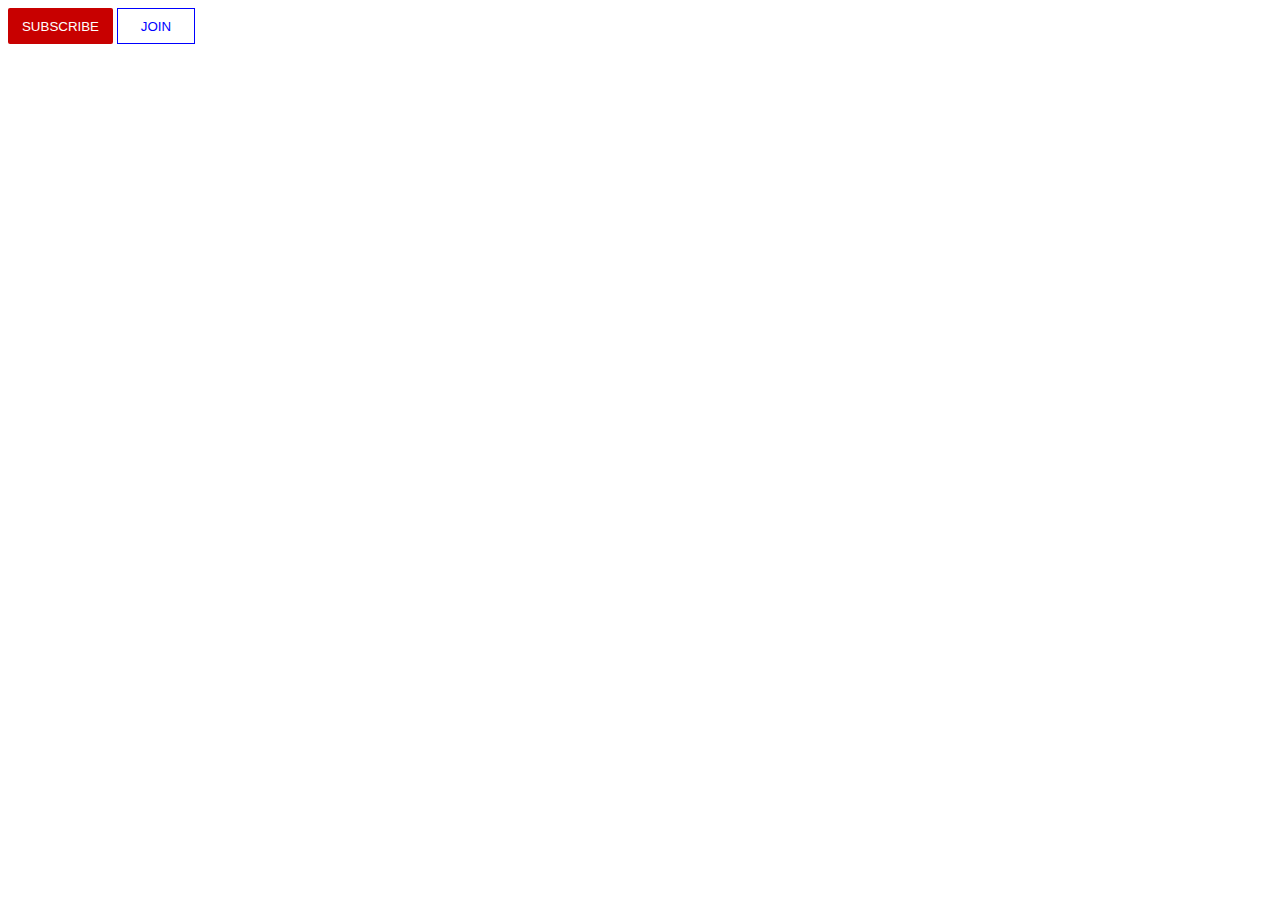
<file: index.html>
<!DOCTYPE html>
<html lang="en">
<head>
    <meta charset="UTF-8">
    <meta http-equiv="X-UA-Compatible" content="IE=edge">
    <meta name="viewport" content="width=device-width, initial-scale=1.0">
    <title>Document</title>
    <link rel ="stylesheet" href ="style.css"
</head>
<body>

    <button class="subscribe">SUBSCRIBE</button>
    <button class="join-Button">JOIN</button>
   
</body>
</html>
</file>
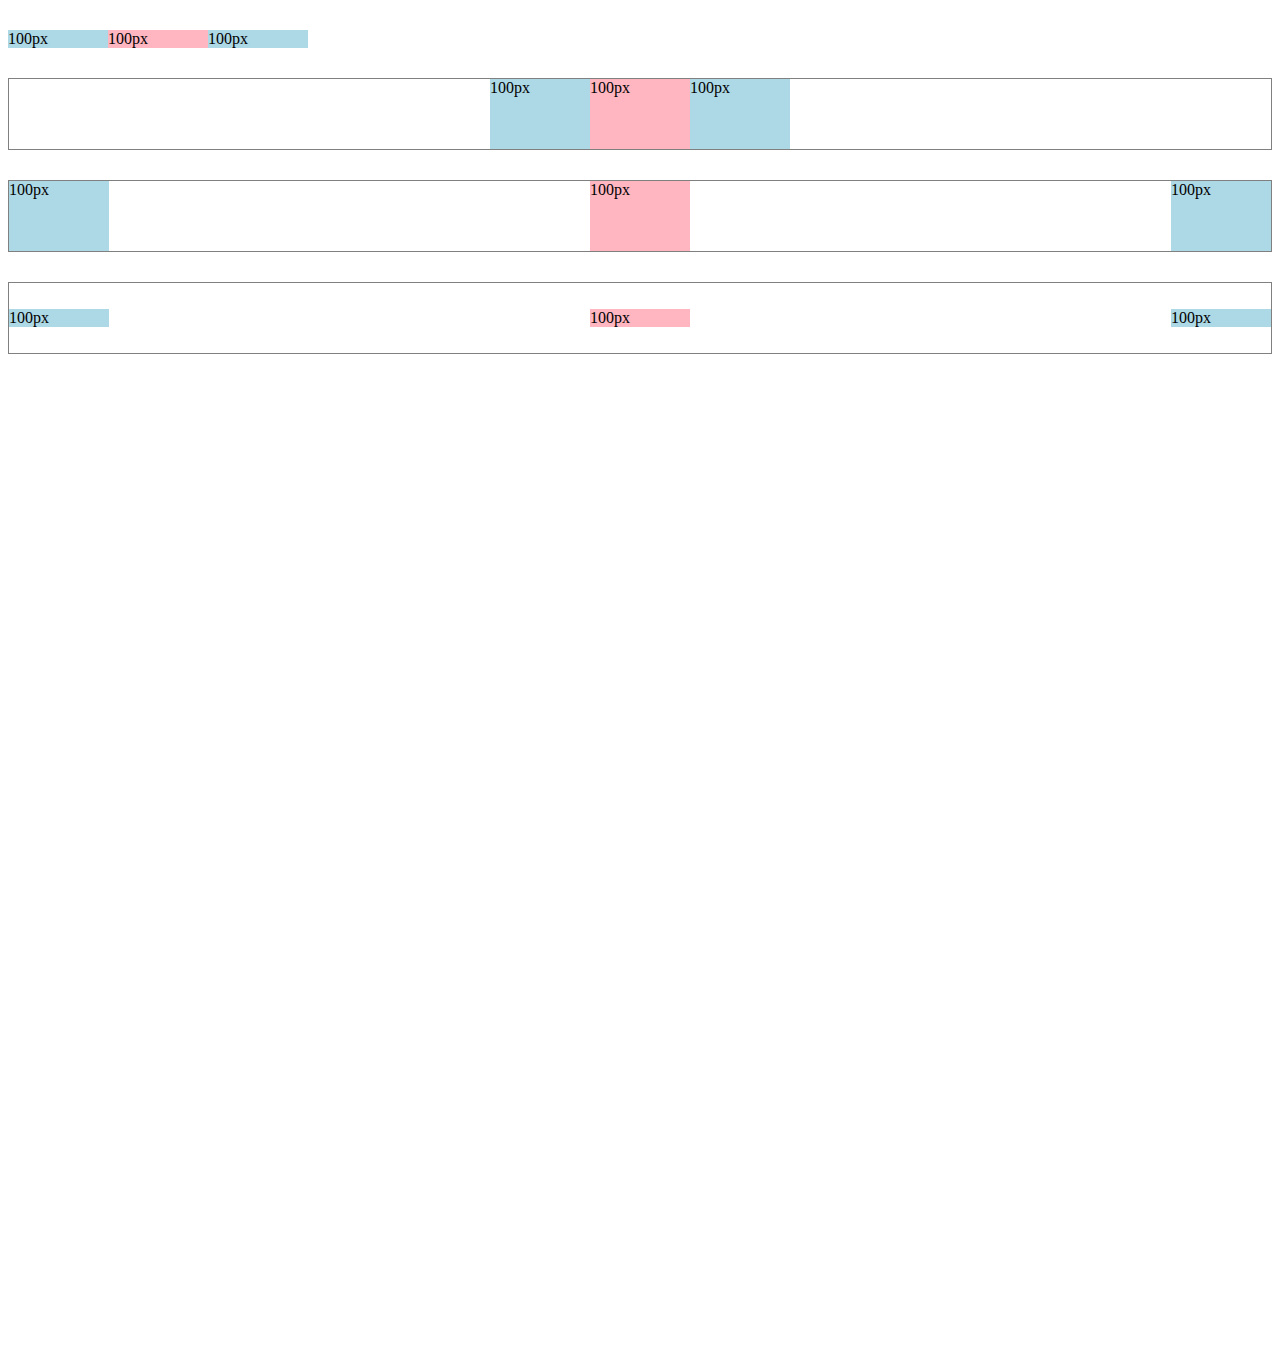
<file: flexbox.html>
<!DOCTYPE html>
<html lang="en">
<head>
    <meta charset="UTF-8">
    <meta http-equiv="X-UA-Compatible" content="IE=edge">
    <meta name="viewport" content="width=device-width, initial-scale=1.0">
    <title>Flexbox Practice</title>
</head>
<body style="padding-bottom: 1000px">

  
        
        
        <div style="
        margin-top :30px;
        display:flex;
        flex-direction:row;
        ">
    
            <div style="background-color:lightblue;
            width: 100px;
            ">100px</div>
            <div style="
            background-color:lightpink;
            width:100px;
            ">100px</div>  
            <div style="
            background-color:lightblue;
            width: 100px;
            ">100px</div>  
        </div>

        <div style="
        margin-top :30px;
        display:flex;
        flex-direction:row;
        height:70px;
        border-width: 1px;
        border-style: solid;
        border-color: gray;
         justify-content: center;
        ">
    
            <div style="background-color:lightblue;
            width: 100px;
            ">100px</div>  
            <div style="
            background-color:lightpink;
            width:100px;
            ">100px</div>  
            <div style="
            background-color:lightblue;
            width: 100px;
            ">100px</div>  
            
            
        </div>


        <div style="
        margin-top :30px;
        display:flex;
        flex-direction:row;
        height:70px;
        border-width: 1px;
        border-style: solid;
        border-color: gray;
         justify-content: space-between;
        ">
    
            <div style="background-color:lightblue;
            width: 100px;
            ">100px</div>  
            <div style="
            background-color:lightpink;
            width:100px;
            ">100px</div>  
            <div style="
            background-color:lightblue;
            width: 100px;
            ">100px</div>  
            
            
        </div>


        <div style="
        margin-top :30px;
        display:flex;
        flex-direction:row;
        height:70px;
        border-width: 1px;
        border-style: solid;
        border-color: gray;
         justify-content: space-between;
         align-items: center;
        ">
    
            <div style="background-color:lightblue;
            width: 100px;
            ">100px</div>  
            <div style="
            background-color:lightpink;
            width:100px;
            ">100px</div>  
            <div style="
            background-color:lightblue;
            width: 100px;
            ">100px</div>  
            
            
        </div>
   
<script>
    //flex box turns block elements to Inline Blocks
    //it keeps everything together, horizontal
    //justify-content: first, center, end, space-between
    //justify will move them around the box
    //Align items will also move them in an aligned manner
    
</script>
</body>
</html>
</file>
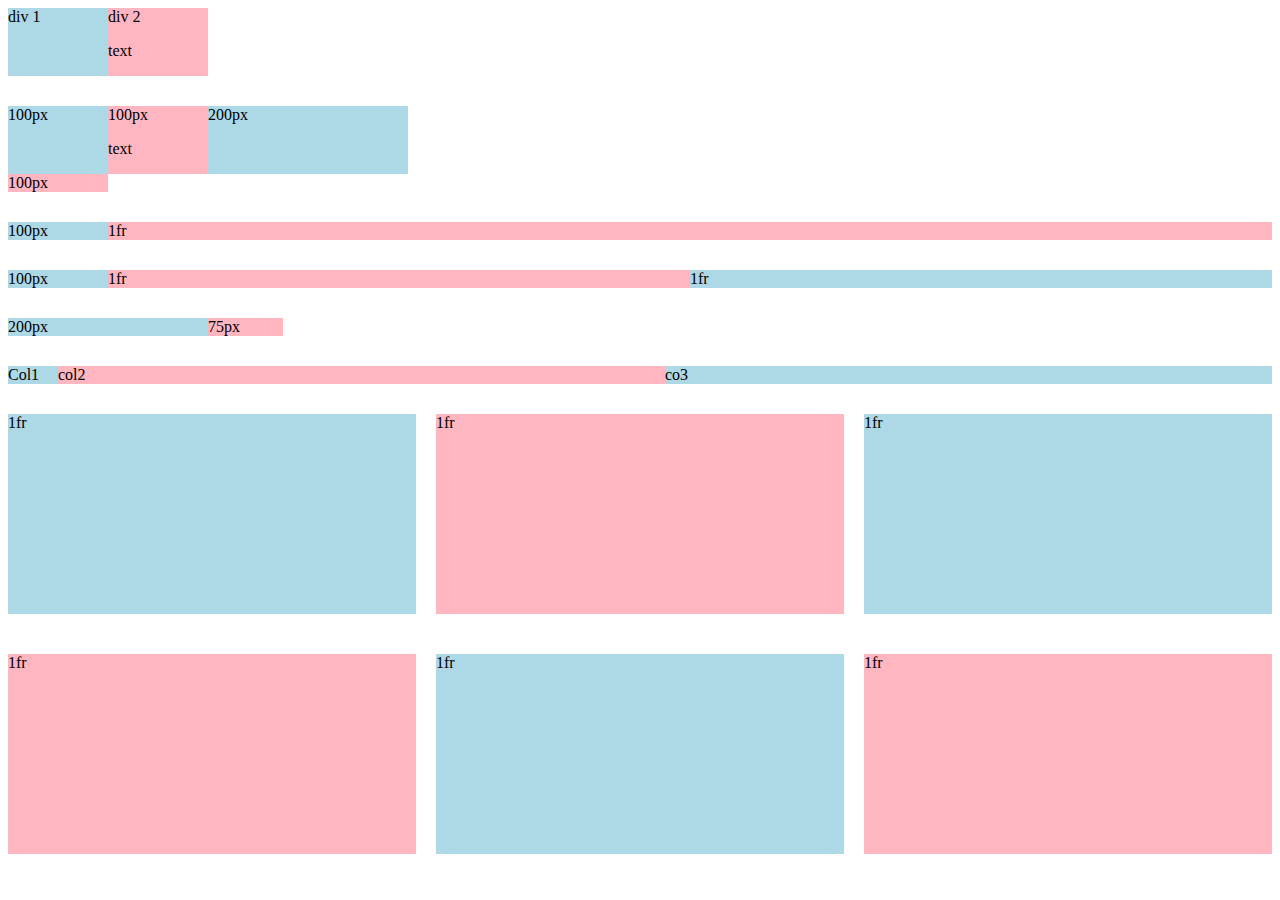
<file: grid.html>
<!DOCTYPE html>
<html lang="en">
<head>
    <meta charset="UTF-8">
    <meta http-equiv="X-UA-Compatible" content="IE=edge">
    <meta name="viewport" content="width=device-width, initial-scale=1.0">
    <title>You-tube-clone</title>


</head>

<body>
    <div style="
    display: grid;
    grid-template-columns:100px 100px;
    ">
      <div style="background-color:lightblue">div 1</div>
      <div style="background-color:lightpink">div 2<p>text</p></div>
    </div>

    <div style="
    margin-top:30px;
        display: grid;
        grid-template-columns:100px 100px 200px;
        ">
        <div style="background-color:lightblue">100px</div>
        <div style="background-color:lightpink">100px<p>text</p></div>
        <div style="background-color:lightblue">200px</div>
        <div style="background-color:lightpink">100px</div>
    </div>

    <div style="
        margin-top:30px;
            display: grid;
            grid-template-columns:100px 1fr ;
            ">
            <div style="background-color:lightblue">100px</div>
        <div style="background-color:lightpink">1fr</div>

        </div>

        <div style="
        margin-top:30px;
            display: grid;
            grid-template-columns:100px 1fr 1fr;
            ">
            <div style="background-color:lightblue">100px</div>
        <div style="background-color:lightpink">1fr</div>
        <div style="background-color:lightblue">1fr</div>

        </div>
        <div style="margin-top:30px; display:grid;
        grid-template-columns:200px 75px;
        ">
         <div style="background-color:lightblue">200px</div>
         <div style="background-color:lightpink">75px</div>
        </div>
     <div style="margin-top:30px;
                display:grid;
                grid-template-columns:50px 1fr 1fr">
        <div style="background-color:lightblue">Col1</div>
         <div style="background-color:lightpink">col2</div> 
         <div style="background-color:lightblue">co3</div>
         
     </div>
    <script>
       //CSS GRID
       //Create a div in the body, create 2 divs inside the div
       //the above style is called inline style
       //copy the code and paste it down
       //fr= free space
       //column-gap:20px will split the gap between colunms
       // row-gap:40px will split the gap between row (horinzonta)
       //grid-template-columns: 1fr 1fr 1fr; this
       //will divide the column into 3
       
    </script>
    
    <div style="
        margin-top:30px;
            display: grid;
            grid-template-columns: 1fr 1fr 1fr;
            column-gap:20px;
            row-gap:40px;
            ">
        <div style="background-color:
            lightblue; height:200px;">1fr</div>
        <div style="background-color:
        lightpink; height:200px">1fr</div>
        <div style="background-color:
        lightblue; height:200px">1fr</div>
        <div style="background-color:
        lightpink; height:200px">1fr</div>
        <div style="background-color:
        lightblue; height:200px">1fr</div>
        <div style="background-color:
        lightpink; height:200px">1fr</div>

        </div>
</body>
</html>
</file>
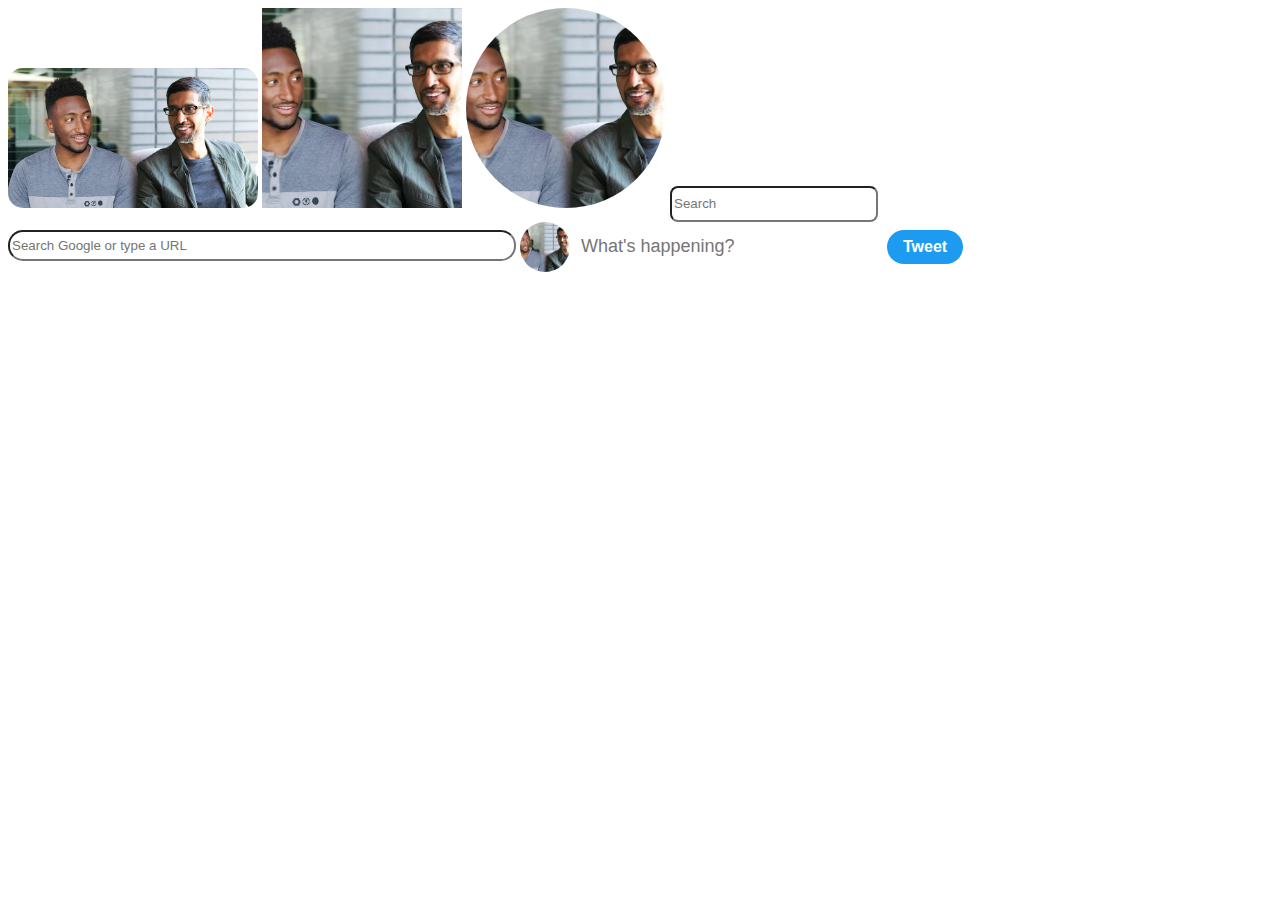
<file: picture.html>
<!DOCTYPE html>
<html lang="en">
<head>
<style>

.rec{
    
  width: 250px;
  border-radius: 15px;
}

.square{
    width: 200px;
  height: 200px;
  object-fit: cover;
  object-position: center;

}

.cir{
width: 200px;
height:200px;
object-fit:cover;
object-position:center;
border-radius: 100px;

}

.search {

 width:200px;
 height: 30px;
 border-radius: 8px;
}

.google{

    width: 500px;
    height: 25px;
    border-radius: 15px;
}

.profile-picture {
  width: 50px;
  height: 50px;
  object-fit: cover;
  border-radius: 25px;
  vertical-align: middle;
  margin-right: 5px;
}
.text-box {
  font-size: 18px;
  border: none;
  width: 300px;
  vertical-align: middle;
}


.tweet-button {
  background-color: rgb(29, 155, 240);
  color: white;
  border: none;
  padding-top: 8px;
  padding-bottom: 8px;
  padding-left: 16px;
  padding-right: 16px;
  border-radius: 30px;
  font-size: 16px;
  font-weight: bold;
  vertical-align: middle;
}
</style>
    
    <title>Document</title>

</head>
<body>
    <img class="rec" src="./thumbnails/thumbnail-1.webp">
    <img class="square" src="./thumbnails/thumbnail-1.webp">
    <img class=" cir" src="./thumbnails/thumbnail-1.webp">
    <input class="search" type="text" placeholder="Search">
    <input class="google" type="text" placeholder="Search Google or type a URL">
    <img  class="profile-picture"  src="./thumbnails/thumbnail-1.webp">
    <input type="text" class= "text-box" placeholder="What's happening?">

    <button class="tweet-button">Tweet

    </button>
</body>
</html>
</file>
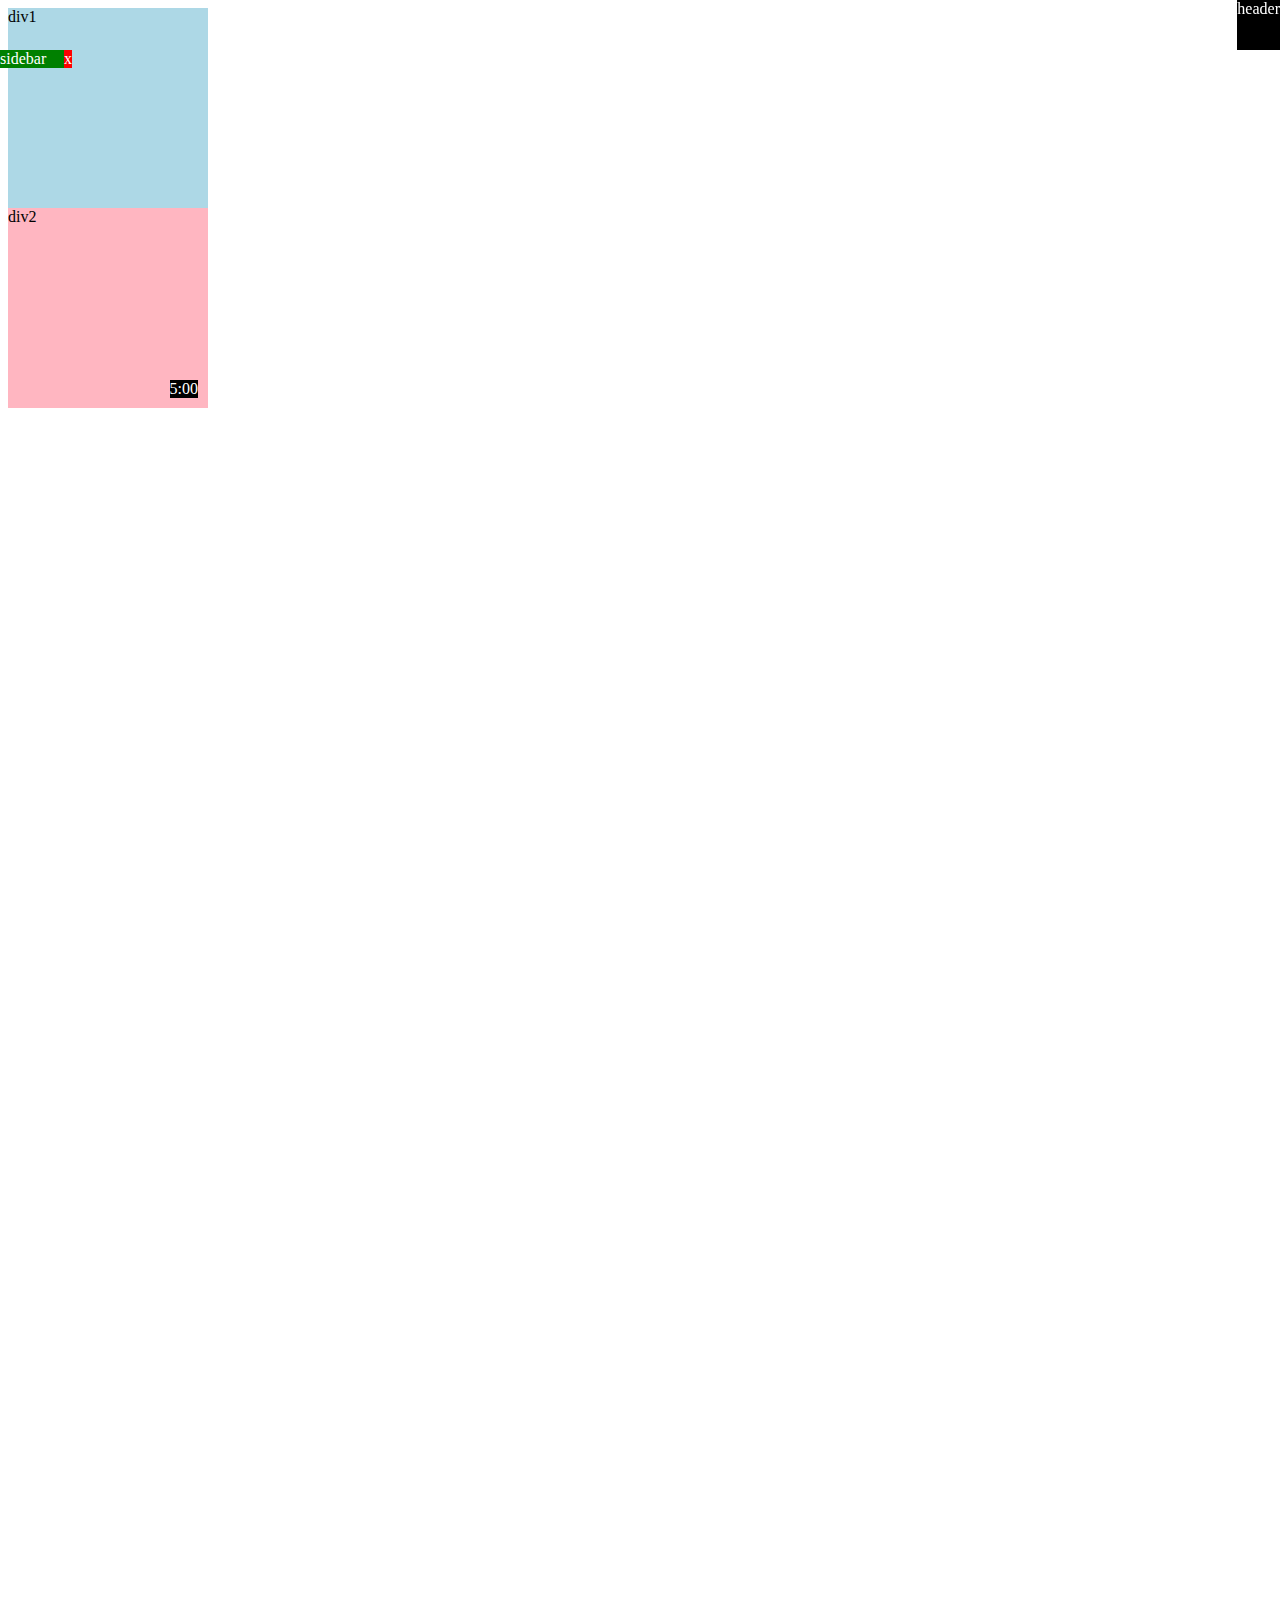
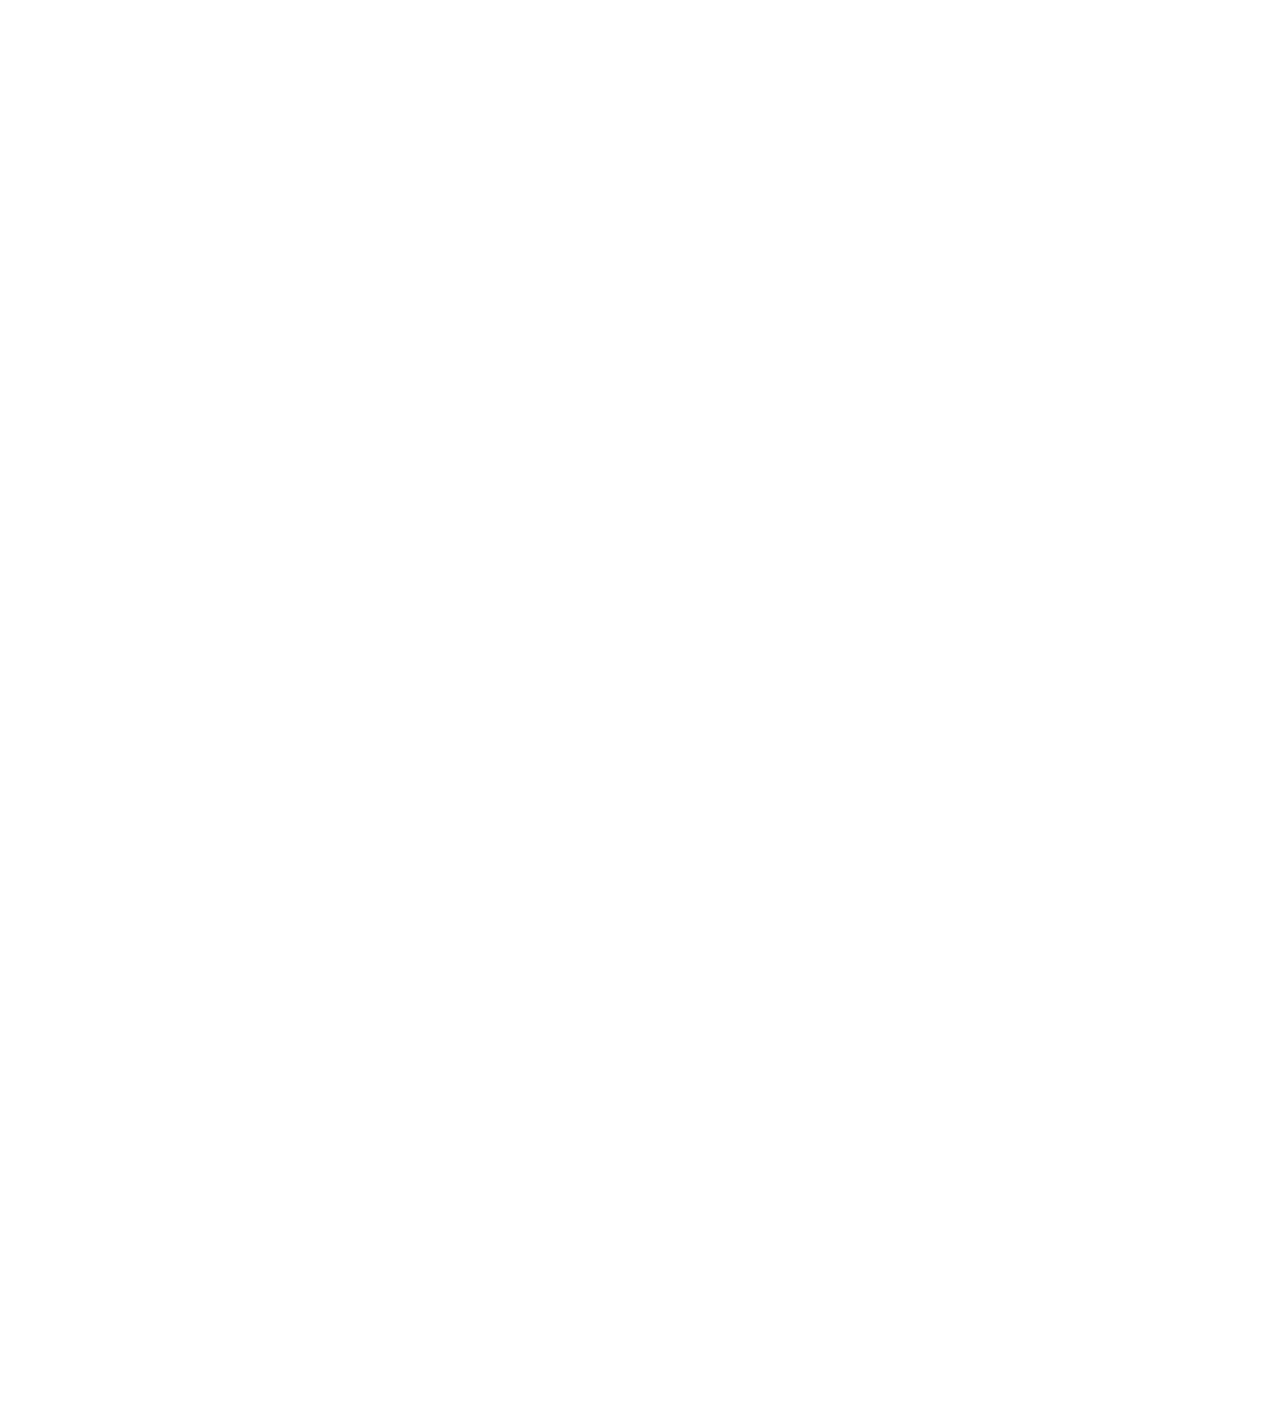
<file: position.html>
<!DOCTYPE html>
<html lang="en">
<head>
  <meta charset="UTF-8">
  <meta http-equiv="X-UA-Compatible" content="IE=edge">
  <meta name="viewport" content="width=device-width, initial-scale=1.0">
  <title>Position Practice</title>
</head>
<body style="
height:3000px">

  <div style="
  background-color:black;
  color:white;
  position: fixed;
  top:0;
  height: 50px;
  right:0px;

  ">header</div>

  
 <div style="
 background-color:green;
 color:white;
 position:fixed;
 left:0;
 top:50px;
 width:72px;">
  sidebar

  <div style="
  position:absolute;
  background-color:red;
  color:white;
 
  top : 0;
  right: 0;
 
  ">
 x
 
  </div>
 </div>



  <div style="
  background-color: lightblue;
  height: 200px;
  width: 200px;
  position: static;
  ">div1
  </div>
  <div style="
  background-color:lightpink;
  height: 200px;
  width: 200px;
  position: relative;
  ">div2
  <div style="
  position:absolute;
  background-color:black;
  color:white;
 
  bottom :10px;
  right: 10px;
 
  ">
 5:00
 
  </div>
  </div>
</body>
</html>
</file>
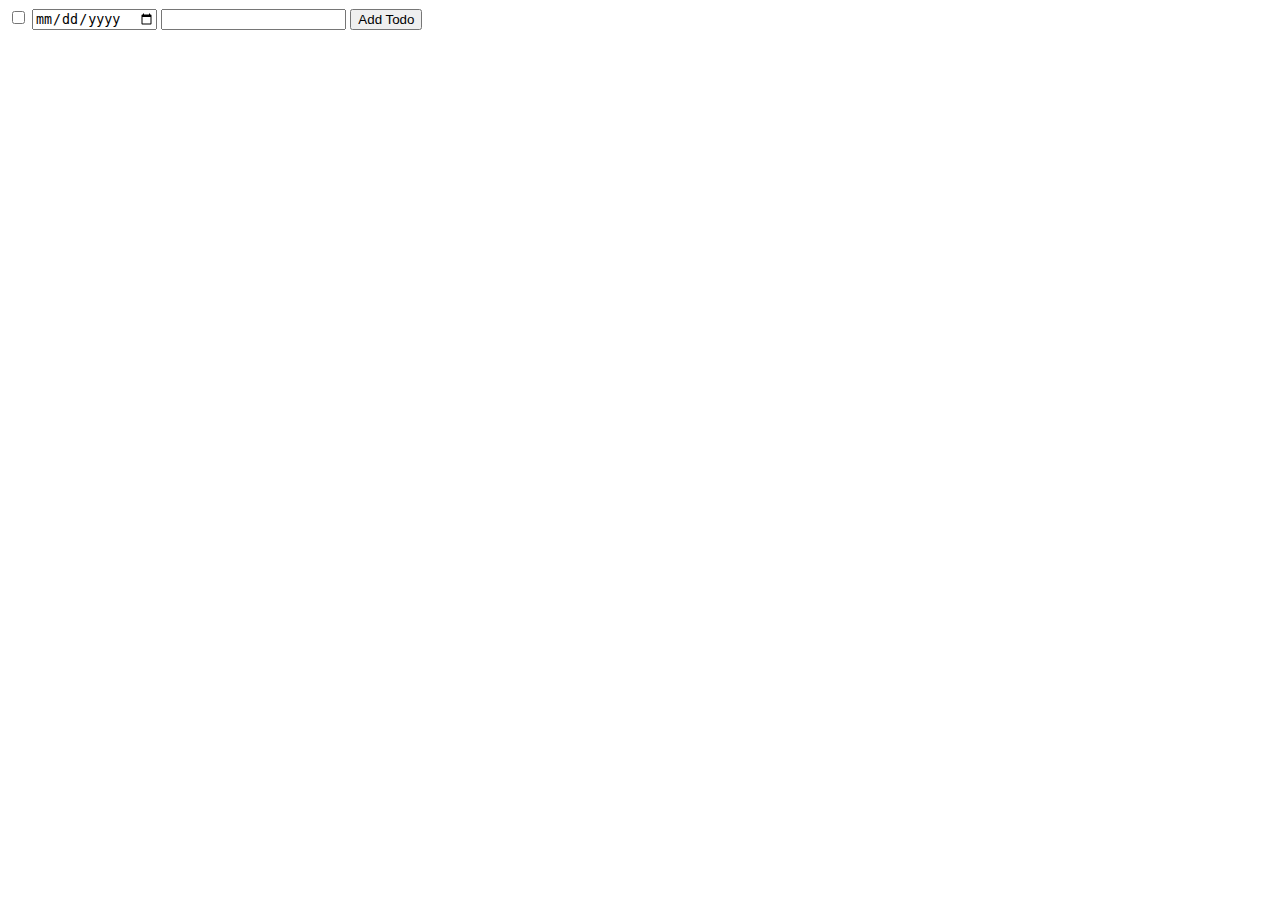
<file: todo.html>
<html>
    <head>
        
        <title>My Todo App</title>
    </head>  
    <body>
        
         <input type="checkbox"></input> 
         <input id="date-picker" type="date"/> 

        <input id="todo-title"  type="text" />

       <button onclick="addTodo()">Add Todo</button>

       <div id="todo-list"></div>





      

        <script>
            
           //const  todos = ['groceries', 'Wash car', 'Make dinner'];
            //convert todo's arrays from string to object since we have title
            //and due dates

            let todos = [{  
             title: 'groceries',
             dueDate:'2022-7-28',

             id: 'id1'

            },{

              title:'Wash car',
              dueDate: '2022-7-29',
              id: 'id2',
            }, {

              title: 'Make dinner',
              dueDate: '2022-7-30',
              id: 'id3',

            }];


            
          
           render();


           function addTodo()  {
            const  textbox = document.getElementById('todo-title');
            const title = textbox.value;

            const datePicker = document.getElementById('date-picker');
            const dueDate =  datePicker.value;
            
            //Also change the string to object

            //todos.push(title);

            //declare the id, the below code gets current time
            //in milli seconds

            const id = '' + new Date().getTime();

            todos.push({
              title: title,
              dueDate: dueDate,
            
              //add Id to our array
              id: id

            });

            render();

              }

             function deleteTodo(event) {
              const deleteButton = event.target;
              const idToDelete = deleteButton.id;
               //target refers to id3 Button

               //How to find and remove values from an array
               //we would use the Filter method
               todos = todos.filter(function (todo){
                 //filter will take first array pass it to todo, and run the function
                 //till the end, if the function returns true it will keep todo inside
                 //todos array, if it returns false, it will take it out of the array
                 //in this function we want to remove the todo that has IdToDelete
                //Logic
                //if the id of this todo matches idToDelete,return false
                //for everything else, return true..

                if (todo.id === idToDelete) {

                  return false;

                }else {

                  return true;
                }

                });
               
 


             }


            function render() {
          // reset our list
            document.getElementById('todo-list').innerHTML = '';
            
            todos.forEach(function(todo) {

              const element = document.createElement('div');
              element.innerText = todo.title + ' ' + todo.dueDate;

              const deleteButton = document.createElement('Button');
              deleteButton.innerText = 'Delete';
              //add style to shift the Buttons
              deleteButton.style = 'margin-left: 12px';
              //Lets Make the deleteButton work
              deleteButton.onclick = deleteTodo;
              deletButton.id = todo.id;
              
              element.appendChild(deleteButton);

              const todoList = document.getElementById('todo-list');
              //document.body.appendChild(element);
              todoList.appendChild(element);

            });




}



 







    
          
            //use loop to run and loop all the codes

            


















           function changeToDone() {

            let button = document.getElementById('todo-button');
            button.innerText = 'Done';
           }

             
           let count = 0;

           function increase() {
              count = count +1;
              let counter = document.getElementById('counter');
              counter.innerText = count;

           }


           
        </script>



    </body>




</html>
</file>
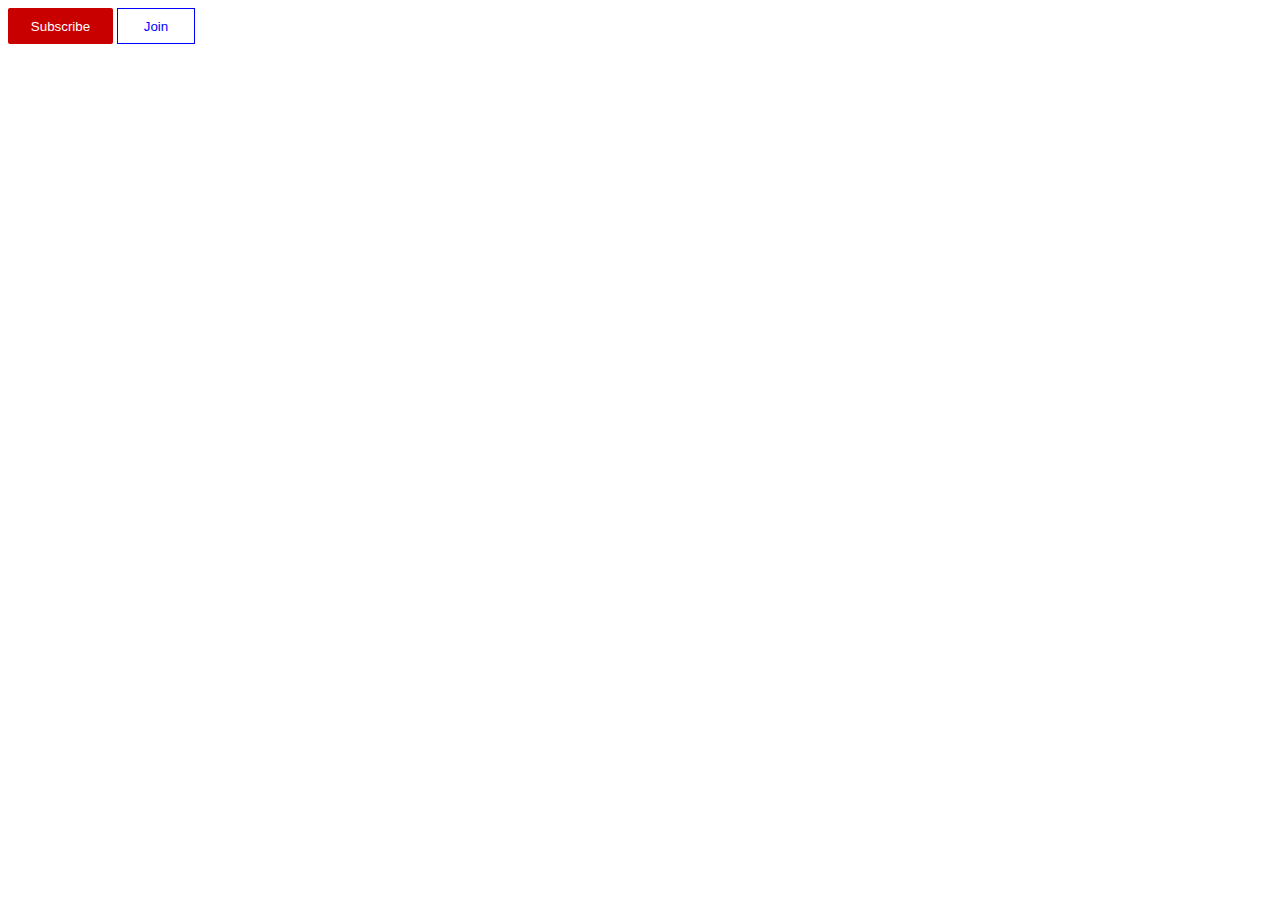
<file: website.html>
<!DOCTYPE html>
<html lang="en">
<head>
    <meta charset="UTF-8">
    <meta http-equiv="X-UA-Compatible" content="IE=edge">
    <meta name="viewport" content="width= , initial-scale=1.0">
    <title> Website</title>
<link  rel="stylesheet" href="./style.css">





   
</head>
<body>


    <button class="subscribe">Subscribe

    </button>

    <button class="join-Button">Join

    </button>
    
</body>
</html>
</file>
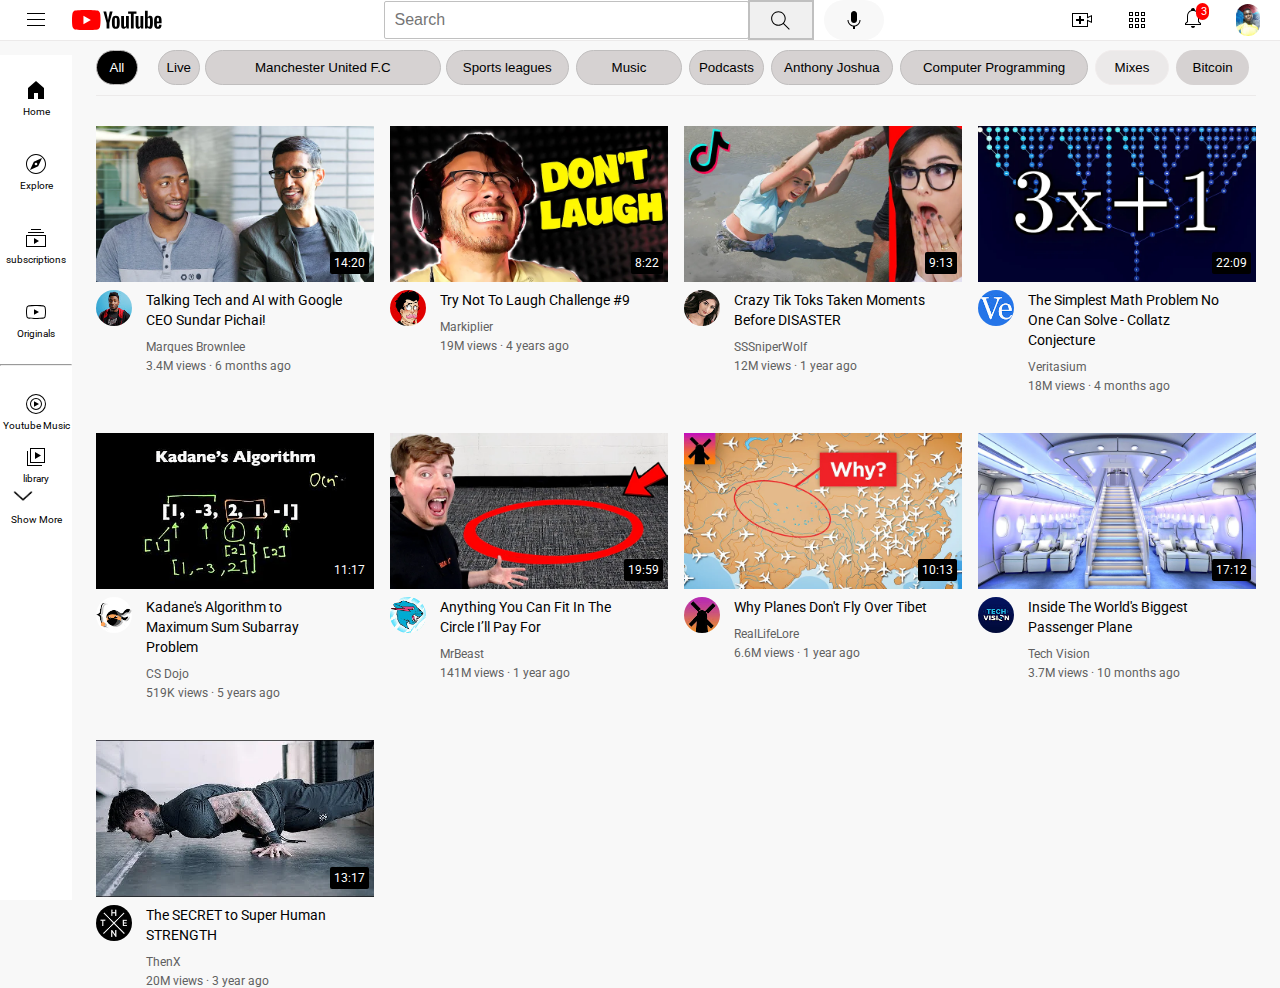
<file: youtube.html>
<!DOCTYPE html>
<html lang="en">
<head>

  
  <meta charset="UTF-8">
  <meta http-equiv="X-UA-Compatible" content="IE=edge">
  <meta name="viewport" content="width=device-width, initial-scale=1.0">
  <title>You-tube-clone</title>
  <link rel="preconnect" href="https://fonts.googleapis.com">
<link rel="preconnect" href="https://fonts.gstatic.com" crossorigin>
<link href="https://fonts.googleapis.com/css2?family=Roboto:ital,wght@0,400;0,700;1,500&display=swap" rel="stylesheet">

<link rel="stylesheet" href="./styles/general.css">
<link rel="stylesheet" href="./styles/header.css">
<link rel="stylesheet" href="./styles/video.css">
<link rel="stylesheet" href="./styles/sidebar.css">
</head>

<body>

  <div class="header">
   <div class="left-section">
   <img class="hamburger-menu" src="./Icons/hamburger-menu.svg">
   <img class="youtube-logo" src="./Icons/youtube-logo.svg">

   </div>
   <div class="middle-section">

    <input class="search-bar"  type="text" placeholder="Search">
    <button class="search-button">
      <img class="search-icon"src="./Icons/search.svg">
      <div class="tooltip">Search</div>
 <script>
    //position:absolute;
    //inside position:relative;
    // to make a website responsive
    //we need a @media {max-width:600px}
   //css shortcut
   //instead of writing padding left, write, bottom and top
   //padding 4px, it will cover the whole
   //padding 4px,10px,20px,30px
   // the same for margin
   //same for border, 1px=width, solid=style, color

  </script>
   </button>
    <button class="voice-search-button">
      <img class="voice-search-icon" src="./Icons/voice-search-icon.svg">
      <div class="tooltip">Search with your voice</div>
    </button>
   </div>

   <div class="right-section">
    <div class="upload-icon-container">
      <img class="upload-icon" src="./Icons/upload.svg">
      <div class="tooltip">Create</div>
    </div>
   
  <div class="youtube-apps-icon-container">
    <img class="youtube-apps-icon"src="/Icons/youtube-apps.svg">
    <div class="tooltip">Youtube apps</div>
  </div>

  <div class="notifications-main-container">
    <div class="notifications-icon-container">
      <img class="notification-icons" src="./Icons/notifications.svg">
      <div class="notifications-count">3</div>
      <div class="tooltip">Notifications</div>
    </div>
  </div>
   
   
    
    <img class="channel-pic-maakai" src="./channel-pictures/Maak.jpg">
   </div> 
     
  

  </div>


  <div class="header-2">
   
      <button class="all">All</button>
      <button class="live">Live</button>
      <button class="Man">Manchester United F.C</button>
      <button class="sports">Sports leagues</button>
      <button class="music">Music</button>
      <button class="podcast">Podcasts</button>
      <button class="anthony">Anthony Joshua</button>
      <button class="computer">Computer Programming</button>
      <button class="mixes">Mixes</button>
      <button class="Bitcoin" >Bitcoin</button>
    
  
  </div>


   <!--THANK YOU-->
  <div class="sidebar">
   
   <div class="sidebar-link">
     <img src="./Icons/home.svg">
     <div>Home</div>
   </div>
   <div class="sidebar-link">
    <img src="./Icons/explore.svg">
    <div>Explore</div>
   </div>
   <div class="sidebar-link">
    <img src="./Icons/subscriptions.svg">
    <div>subscriptions</div>
   </div>
   <div class="sidebar-link">
    <img src="./Icons/originals.svg">
    <div>Originals</div>
   </div>

   <div class="Horizon-line">
    <hr>
   </div>
   

   <div class="sidebar-link">
     <img src="./Icons/youtube-music.svg">
     <div>Youtube Music</div>
    </div>

    <div class="sidebar-link">
      <img src="./Icons/library.svg">
      <div>library</div>
  
      

    <div class="show more">      
      <img src="./Icons/drop.png">
      <div>Show More</div>
      
      </div>

  </div>
  


  
 </div>
    
   <div class="video-grid">
    <div class="video-preview">

      <div class="thumbnail-row">
        <img class="thumbnail1" src="thumbnails/thumbnail-1.webp">
        <div class="video-time">14:20</div>
      
      </div>
      <div Class="video-info-grid" >
      <div class="channel-picture">
        <img class="profile-picture" src="./channel-pictures/channel-1.jpeg">
        
      </div>

     
        
        <div class="video-info">
          <p class="video-title">
          Talking Tech and AI with Google CEO Sundar Pichai!
          </p>
      
          <p class="video-author">
            
           Marques Brownlee
          </p>
      
         <p class="video-stats">
          3.4M views &#183; 6 months ago
         </p>
        </div>
          
      
      </div>
     
  
      
  
     </div>
  
  
     <div class="video-preview">
      
      <div class="thumbnail-row">
        <img class="thumbnail1" src="thumbnails/thumbnail-2.webp">
        <div class="video-time">8:22</div>
      </div>
      <div class="video-info-grid">
      <div class="channel-picture">
        <img class="profile-picture" src="./channel-pictures/channel-2.jpeg">
        
      </div>
        
        <div class="video-info">
          <p class="video-title">
          
           Try Not To Laugh Challenge #9
  
          </p>
      
          <p class="video-author">
            
            Markiplier
          </p>
      
         <p class="video-stats">
          19M views &#183; 4 years ago 
         </p>
        </div>
    
  
      </div>
  
      
      
  
     </div>
   
  
     <div class="video-preview">
  
      <div class="thumbnail-row">
        <img class="thumbnail1" src="thumbnails/thumbnail-3.webp">
        <div class="video-time">9:13</div>
      </div>
      <div Class="video-info-grid" >
      <div class="channel-picture">
        <img class="profile-picture" src="./channel-pictures/channel-3.jpeg">
        
      </div>
        
        <div class="video-info">
          <p class="video-title">
          
        Crazy Tik Toks Taken Moments Before DISASTER

          </p>
      
          <p class="video-author">
            
            SSSniperWolf
          </p>
      
         <p class="video-stats">
        
          12M views &#183; 1 year ago
         </p>
        </div>
          
      
      </div>
     
  
      
  
     </div>
  
  
     <div class="video-preview">
      
      <div class="thumbnail-row">
        <img class="thumbnail1" src="thumbnails/thumbnail-4.webp">
        <div class="video-time">22:09</div>
      </div>
      <div class="video-info-grid">
      <div class="channel-picture">
        <img class="profile-picture" src="./channel-pictures/channel-4.jpeg">
        
      </div>
        
        <div class="video-info">
          <p class="video-title">
          
            The Simplest Math Problem No One Can Solve - Collatz Conjecture

          
  
          </p>
      
          <p class="video-author">
            
            Veritasium
          </p>
      
         <p class="video-stats">
          18M views &#183; 4 months ago
         </p>
        </div>
  
        
    
  
      </div>
  
      
      
  
     </div>
  
     <div class="video-preview">
  
      <div class="thumbnail-row">
        <img class="thumbnail1" src="thumbnails/thumbnail-5.webp">
        <div class="video-time">11:17</div>
      </div>
      <div Class="video-info-grid" >
      <div class="channel-picture">
        <img class="profile-picture" src="./channel-pictures/channel-5.jpeg">
        
      </div>
        
        <div class="video-info">
          <p class="video-title">
          
        Kadane's Algorithm to Maximum Sum Subarray Problem

          </p>
      
          <p class="video-author">
            
            CS Dojo
          </p>
      
         <p class="video-stats">
          519K views &#183; 5 years ago
         </p>
        </div>
          
      
      </div>
     
  
      
  
     </div>
  
  
     <div class="video-preview">
      
      <div class="thumbnail-row">
        <img class="thumbnail1" src="thumbnails/thumbnail-6.webp">
        <div class="video-time">19:59</div>
      </div>
      <div class="video-info-grid">
      <div class="channel-picture">
        <img class="profile-picture" src="./channel-pictures/channel-6.jpeg">
        
      </div>
        
        <div class="video-info">
          <p class="video-title">
          
            Anything You Can Fit In The Circle I’ll Pay For
  
          </p>
      
          <p class="video-author">
            
            MrBeast
          </p>
      
         <p class="video-stats">
          141M views &#183; 1 year ago
         </p>
        </div>
    
  
      </div>
  

    </div>
  
  
    <div class="video-preview">
     
     <div class="thumbnail-row">
       <img class="thumbnail1" src="./thumbnails/thumbnail-7.webp">
       <div class="video-time">10:13</div>
     </div>
     <div class="video-info-grid">
     <div class="channel-picture">
       <img class="profile-picture" src="./channel-pictures/channel-7.jpeg">
       
     </div>
       
       <div class="video-info">
         <p class="video-title">
         
          
       Why Planes Don't Fly Over Tibet

         </p>
     
         <p class="video-author">
           
          RealLifeLore
         </p>
     
        <p class="video-stats">
         
        6.6M views &#183; 1 year ago
         
        </p>
       </div>
 
       
   
 
     </div>


    </div>
  
  
    <div class="video-preview">
     
     <div class="thumbnail-row">
       <img class="thumbnail1" src="thumbnails/thumbnail-8.webp">
       <div class="video-time">17:12</div>
     </div>
     <div class="video-info-grid">
     <div class="channel-picture">
       <img class="profile-picture" src="./channel-pictures/channel-8.jpeg">
       
     </div>
       
       <div class="video-info">
         <p class="video-title">
              
    Inside The World's Biggest Passenger Plane

         </p>
     
         <p class="video-author">
           
          Tech Vision
         </p>
     
        <p class="video-stats">
          3.7M views  &#183; 10 months ago
        </p>
       </div>
 
       
   
 
     </div>


    </div>
  
  
    <div class="video-preview">
     
     <div class="thumbnail-row">
       <img class="thumbnail1" src="thumbnails/thumbnail-9.webp">
       <div class="video-time">13:17</div>
     </div>
     <div class="video-info-grid">
     <div class="channel-picture">
       <img class="profile-picture" src="./channel-pictures/channel-9.jpeg">
       
     </div>
       
       <div class="video-info">
         <p class="video-title">
         
        The SECRET to Super Human STRENGTH

         </p>
     
         <p class="video-author">
           
          ThenX
         </p>
     
        <p class="video-stats">
          20M views &#183; 3 year ago
        </p>
       </div>
 
       
   
 
     </div>



      <script>
        //TO CREATE SPACING USE MARGIN-LEFT OR RIGHT;
        //max-width 300 wont allow the width to grow
        //more than 300px

        //i learnt about flex-box and how to use it
        //terminologies

        //display: flex;
        //flex-direction:row;
        //justify-content: space-between; it will create space among the colunm
        //flex:1 will take the entire page
        //flex-box converts elements from block-inlineblock
        
        //if position relative is below any position
        //it takes the position of the position ahead of it
        //it jumps ahead, to fix it go to the file affected
        //header and write z index

        //flex-direction: column; makes letters to appear
        //downwards, row= horizontal
        //column vertical
      //For tool tips
      //position: absolute;
      //inside position: relative;
      </script>
      
  
     </div>
   </div>
  

</body>
</html>
</file>
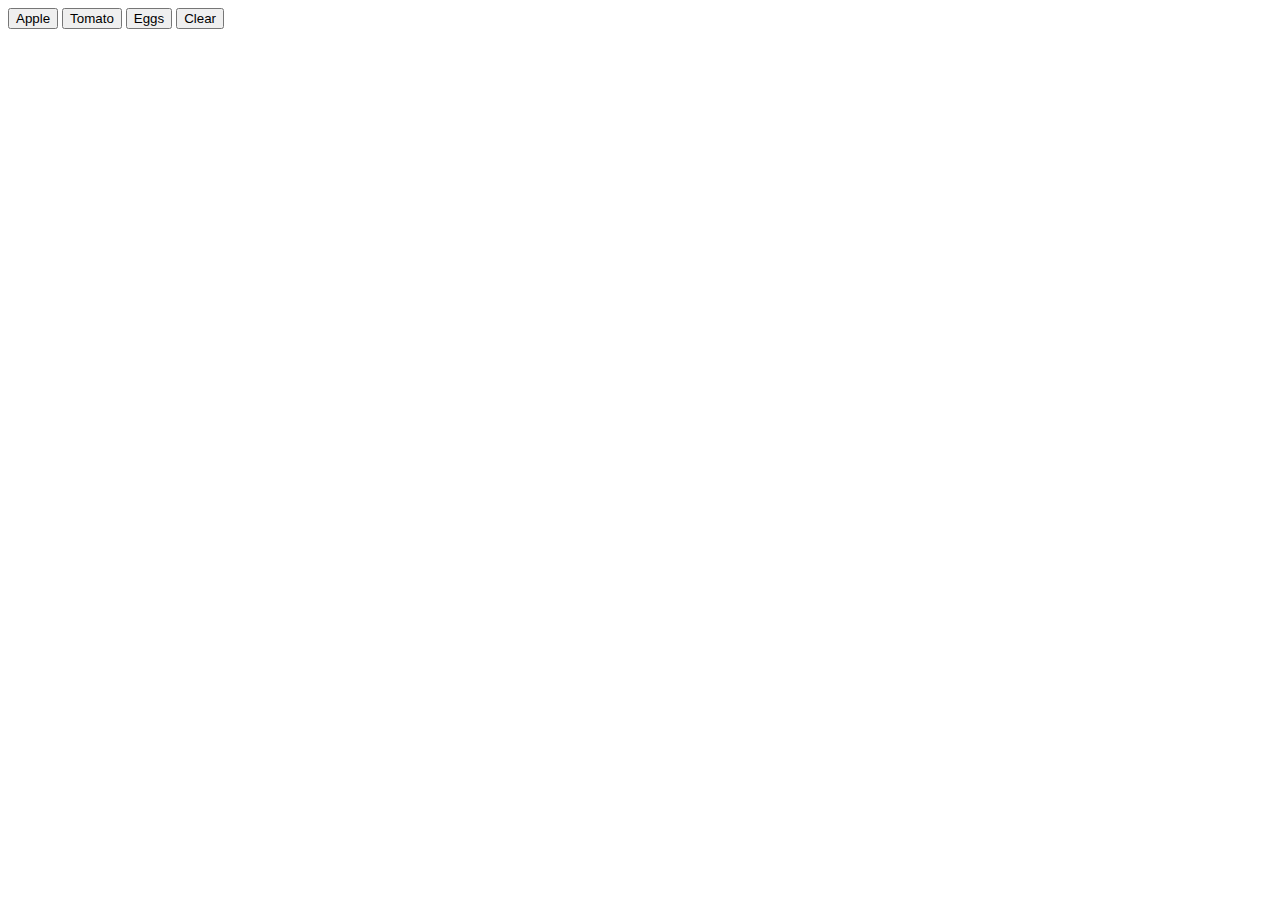
<file: EXERCISES/practiceTodo.html>
<!DOCTYPE html>
<html lang="en">
<head>
    <meta charset="UTF-8">
    <meta http-equiv="X-UA-Compatible" content="IE=edge">
    <meta name="viewport" content="width=device-width, initial-scale=1.0">
    <title>Shopping cart</title>
</head>
<body>
    
    
    <button onclick="addToCart('Appple')">Apple</button>
    <button onclick="addCart('Tomato')">Tomato</button>
    <button onclick="addCart('Eggs')">Eggs</button>
    <button onclick="clearCart()">Clear</button>
    
    <div id="cart"></div>

<script>
const cart = document.getElementById('cart');
function addToCart(food) {
    const cartItem = document.createElement('div');
    cartItem.innerText = food;
    cart.appendChild(cartItem);
}

function clearCart() {

    cart.innerHTML = '';
}



</script>



</body>
</html>
</file>
<file: style.css>
.subscribe {

    background-color: rgb(200,0,0);
    color: white ;
    height: 36px;
    width: 105px;
    font-weight: 200px;
    border: none;
    border-radius: 2px;
    cursor: pointer;
}

.subscribe:hover {

    opacity: 0.8;
}

.subscribe:active {
    opacity: 0.4;
}


.join-Button {
background-color: white;
color: blue;
height: 36px;
width:78px;
border-style: solid;
border-width: 1px;
cursor: pointer;
border-color: blue;

}


.join-Button:hover {
 background-color: blue;
 color: white;

}

.join-Button:active {
 opacity: 0.7;

}
</file>
<file: styles/general.css>
p {
    font-family: Roboto, Arial;
    margin-top: 0;
    margin-bottom: 0;
  }


  body {
    margin:0;
    padding-top: 80px;
    padding-left: 96px;
    padding-right: 24px;
    background-color: rgb(248,248,248);
  }
</file>
<file: styles/header.css>
.header {
  height: 40px;  

display: flex;
flex-direction:row;
justify-content: space-between;

position: fixed;
top:0;
left:0;
right:0;
z-index:100;

background-color: white;
border-bottom-width: 1px;
border-bottom-style: solid;
border-bottom-color:rgb(236, 234, 234);

}

.header-2 {
    height: 15px;
    display: flex; 
    flex-direction:row;
    justify-content: space-between;
    top:0;
    left:0;
    right:0;
    border-bottom-width: 1px;
    border-bottom-style: solid;
    border-bottom-color:rgb(236, 234, 234);
    margin-bottom:30px;
    align-items: center;
    
}

.all{
    height:35px;
    width: 100px;
    border-color: rgb(192, 190, 190) ;
    border-radius:50px;
    border-style: solid;
    border-width: thin;
    color:white;
    background-color: black;
    margin-bottom: 40px;
   cursor: pointer;
   margin-right: 20px;
   
}

.live {
    height:35px;
    width: 100px;
    border-color: rgb(192, 190, 190) ;
    border-radius:50px;
    border-style: solid;
    border-width: thin;
    color:black;
    background-color:rgb(214, 210, 210);
    margin-bottom: 40px;
    margin-right: 5px;
   
    
}

.Man {

    height:35px;
    width: 700px;
    border-color: rgb(192, 190, 190) ;
    border-radius:50px;
    border-style: solid;
    border-width: thin;
    color:black;
    background-color:rgb(214, 210, 210);
    margin-bottom: 40px;
    margin-right: 40px;
    font-weight: 10px;
    margin-right: 5px;
}

.sports {

    height:35px;
    width: 350px;
    border-color: rgb(192, 190, 190) ;
    border-radius:50px;
    border-style: solid;
    border-width: thin;
    color:black;
    background-color:rgb(214, 210, 210);
    margin-bottom: 40px;
    margin-right: 7px;
    font-weight: 10px;

}

.music {
    height:35px;
    width: 300px;
    border-color: rgb(192, 190, 190) ;
    border-radius:50px;
    border-style: solid;
    border-width: thin;
    color:black;
    background-color:rgb(214, 210, 210);
    margin-bottom: 40px;
    margin-right: 7px;
    font-weight: 10px;
}

.podcast {
    height:35px;
    width: 200px;
    border-color: rgb(192, 190, 190) ;
    border-radius:50px;
    border-style: solid;
    border-width: thin;
    color:black;
    background-color:rgb(214, 210, 210);
    margin-bottom: 40px;
    margin-right: 7px;
    font-weight: 10px;
}

.anthony {
    height:35px;
    width: 350px;
    border-radius:50px;
    border-color: rgb(192, 190, 190) ;
    border-style: solid;
    border-width: thin;
    color:black;
    background-color:rgb(214, 210, 210);
    margin-bottom: 40px;
    margin-right: 7px;
    font-weight: 10px;

}

.computer {
    height:35px;
    width: 550px;
    border-radius:50px;
    border-style: solid;
    border-width: thin;
    border-color: rgb(192, 190, 190) ;
    color:black;
    background-color:rgb(214, 210, 210);
    margin-bottom: 40px;
    margin-right: 7px;
    font-weight: 10px;

}

.mixes  {
    height:35px;
    width: 200px;
    border-radius:50px;
    border-style: solid;
    border-width: thin;
    border-color: rgb(241, 237, 237) ;
    color:black;
    background-color:rgb(235, 233, 233);
    margin-bottom: 40px;
    margin-right: 7px;
    font-weight: 10px;

}

.Bitcoin {
    height:35px;
    width: 200px;
    border-radius:50px;
    border : 2px;
    color:black;
    background-color:rgb(214, 210, 210);
    margin-bottom: 40px;
    margin-right: 7px;
    font-weight: 10px;

}
.hamburger-menu {
    height:24px;
    margin-left:24px;
    margin-right:24px;
   

    
}
.youtube-logo {
    height:20px;

}

.left-section {
    
    display:flex;
    align-items: center;

}

.middle-section {
  
    flex: 1;
    margin-left: 70px;
    margin-right:35px;
    max-width: 500px;
    display: flex;
    align-items: center;
}

.search-bar {
 flex: 1;
 height: 34px;
 padding-left: 10px; 
 font-size: 16px;
 border-width:1px;
 border-style:solid;
 border-color:rgb(192, 192, 192);
  box-shadow: insert 1px 2px 3px rgba(0,0,0.05);
  border-radius: 2px;
  width: 0;
  

}

.search-button {
    /* This style */
    height: 40px;
    width: 66px;
    background-color: rgb(240, 240,240);
    border: widths 1px;
    border-color:rgb(192, 192, 192);
    border-style : solid;
    margin-left: -1px;
    margin-right: 10px;
   
}

.search-button,
.voice-search-button,
.upload-icon-container,
.youtube-apps-icon-container,
.notifications-main-container {
   display:flex;
   justify-content: center;
   position: relative;
   align-items:center;
   cursor: pointer;
}

.search-button .tooltip,
.voice-search-button .tooltip, 
.upload-icon-container .tooltip,
.youtube-apps-icon-container .tooltip,
.notifications-main-container .tooltip{

    font-family: Roboto, Arial;
    position:absolute;
    background-color: gray;
    color: white;
    padding-top: 4px;
    padding-bottom: 4px;
    padding-right:8px ;
    padding-left: 8px;
    border-radius:2px;
    font-size: 12px;
    bottom: -30px;
    opacity: 0;
    transition: opacity 0.15s;
    pointer-events:none;
    white-space: nowrap;
    

}


.search-button:hover .tooltip,
.voice-search-button:hover .tooltip,
.upload-icon-container:hover .tooltip,
.youtube-apps-icon-container:hover .tooltip,
.notifications-main-container:hover .tooltip {
    opacity: 1;
    
}

.search-icon {
    height: 25px;



}

.search-bar::placeholder {
    font-famliy: Roboto, Arial;
    font-size: 16px;

}
.voice-search-button {
    height: 40px;
    width: 60px;
    border-radius: 20px;
    border: none;
    background-color: rgb(248, 248, 248);

}

.voice-search-icon{
    height:24px;
  

}


.right-section {
    margin-right: 20px;
    width: 190px;
    display:flex;
    align-items: center;
    justify-content:space-between;
    flex-shrink: 0;
}

.plus-icon {

 height: 24px;
}
.upload-icon {
    height:24px;

}

.youtube-apps-icon {
    height:24px;
}

.notification-icons {
    height:24px
}

.notifications-icon-container {
   position: relative; 
}

.notifications-count {
    position: absolute;
    
    background-color: red;
    color:white;
    font-family:Roboto, Arial;
    top:-3px;
    right:-4px;
    font-size: 11px;
    padding-left:5px;
    padding-right: 2px;
    padding-top: 2px;
    padding-bottom:2px ;
    border-radius: 10px;
}
.channel-pic-maakai {
    height:32px;
    border-radius: 20px;
    cursor: pointer;
}
</file>
<file: styles/video.css>
.thumbnail1 {
    width: 100%;
    display:block;
   
   }
   .video-title {
   margin-top: 0;
   font-size:14px;
   font-weight: 500px;
   line-height: 20px;
   margin-bottom: 10px;

   
   }
   
   .video-author {
    font-size: 12px;
    color:rgb(96,96,96);
    margin-bottom: 5px;
   }
 
  .video-grid {
   display:grid;
   grid-template-columns: 1fr 1fr 1fr;
   column-gap: 16px;
   row-gap: 40px;
  } 

  @media (max-width: 750px ) {
    .video-grid {
      grid-template-columns: 1fr 1fr;
     }
  }
   
  @media (min-width:751px) and (max-width:999px) {
    .video-grid {
      grid-template-columns: 1fr 1fr 1fr;
    }
  }

  @media (min-width: 1000px) {
    .video-grid {
      grid-template-columns: 1fr 1fr 1fr 1fr;
     }
  }
   .video-stats {
     font-size:12px;
     color:rgb(96,96,96);
 
   
   }
   
  
   .video-info-grid {
     display: grid;
     grid-template-columns: 50px 1fr;
   }
   .channel-picture {
     display: inline-block;
     width: 50px;
     vertical-align: top;
    
   }
   
   .video-info {
     display:inline-block;
     width: 200px;
     
   }
   
   .profile-picture {
     width: 36px;
     border-radius: 40px;
    
   
   }
   
   .thumbnail-row {
     margin-bottom:8px;
     position: relative;
   }
 
 
   .video-time {
    font-family:Roboto,Arial;
    font-size:12px;
    font-weight: 500px;
    padding-left: 4px;
    padding-right:4px;
    padding-top: 4px;
    padding-bottom: 4px;
    background-color: black;
    border-radius: 2px ;
    color:white;
    position:absolute;
    bottom: 8px;
    right :5px;
    

   }
</file>
<file: styles/sidebar.css>
.sidebar {
    position: fixed;
    left:0;
    bottom:0;
    top:55px;
    background-color: white;
    width: 72px;
    z-index:200;
    padding-top: 5px;
}

.sidebar-link {
  height: 74px;
  display: flex; 
  justify-content:center;
  align-items: center;
  flex-direction: column;
   cursor: pointer;
}

.sidebar-link:hover {
background-color: rgb(235,235,235); 

}

.sidebar-link img {
    height:24px;
    margin-bottom: 4px;

}

.sidebar-link div {
    font-family: Roboto, Arial;
    font-size: 10px;

}

.show more {

  
    width: 10px;
    display: flex; 
    justify-content:center;
    align-items: center;
    flex-direction: column;
     cursor: pointer;

}

.show more img {
    height:24px;
    margin-bottom: 4px;
}

.Horizon-line {

}
</file>
